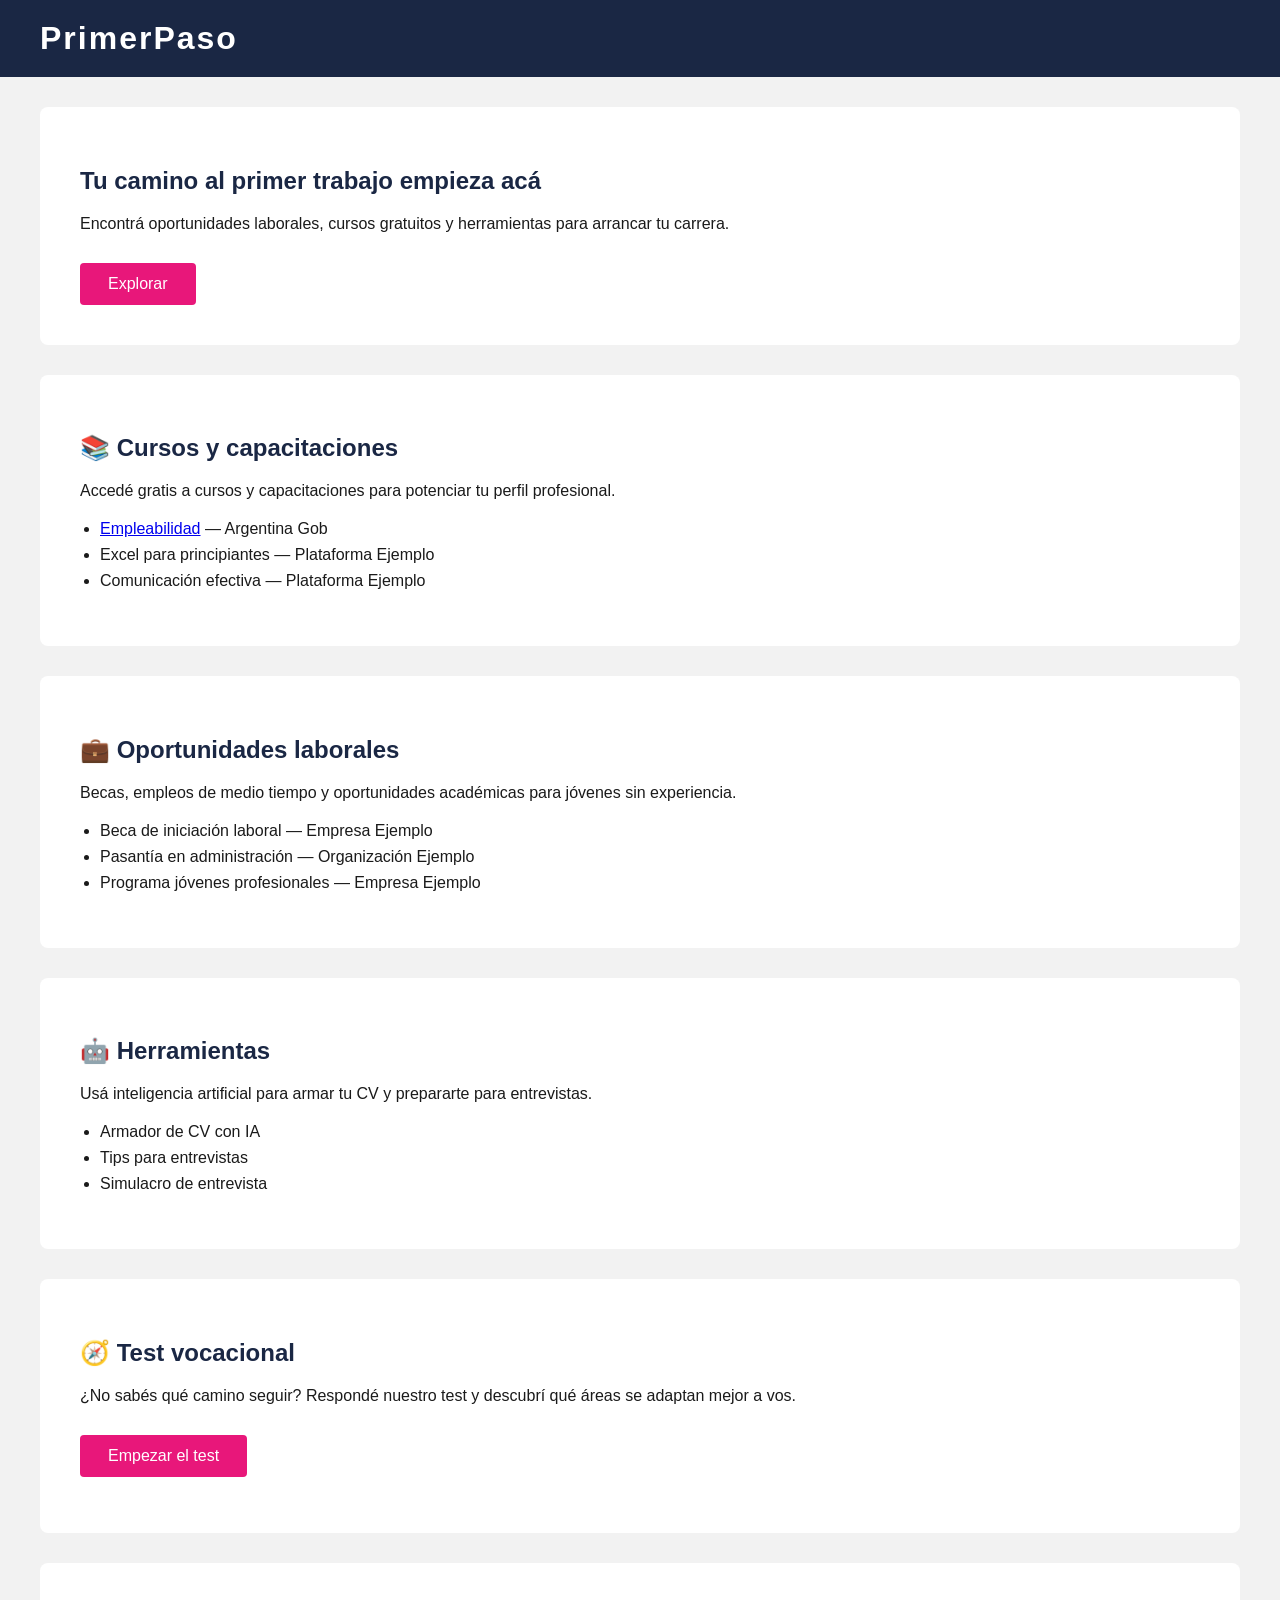
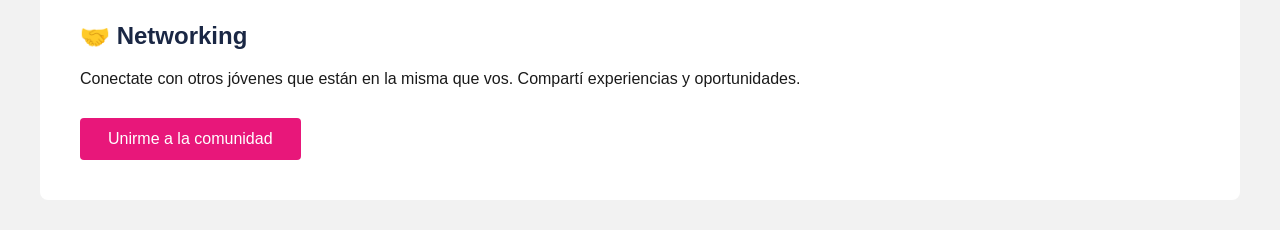
<file: archivo.html>
<!DOCTYPE html>
<html lang="es">
<head>
  <meta charset="UTF-8">
  <title>PrimerPaso</title>
  <link rel="stylesheet" href="archivo.css">
</head>
<body>

  <header>
    <h1>PrimerPaso</h1>
  </header>

  <main>
    <section>
      <h2>Tu camino al primer trabajo empieza acá</h2>
      <p>Encontrá oportunidades laborales, cursos gratuitos y herramientas para arrancar tu carrera.</p>
      <button>Explorar</button>
    </section>

    <section>
      <h2>📚 Cursos y capacitaciones</h2>
      <p>Accedé gratis a cursos y capacitaciones para potenciar tu perfil profesional.</p>
      <ul>
       <li><a href="https://www.argentina.gob.ar/jefatura/innovacion-ciencia-y-tecnologia/tics/pav/categorias/empleabilidad" target="_blank">Empleabilidad</a> — Argentina Gob</li>
        <li>Excel para principiantes — Plataforma Ejemplo</li>
        <li>Comunicación efectiva — Plataforma Ejemplo</li>
      </ul>
    </section>

    <section>
      <h2>💼 Oportunidades laborales</h2>
      <p>Becas, empleos de medio tiempo y oportunidades académicas para jóvenes sin experiencia.</p>
      <ul>
        <li>Beca de iniciación laboral — Empresa Ejemplo</li>
        <li>Pasantía en administración — Organización Ejemplo</li>
        <li>Programa jóvenes profesionales — Empresa Ejemplo</li>
      </ul>
    </section>

    <section>
      <h2>🤖 Herramientas</h2>
      <p>Usá inteligencia artificial para armar tu CV y prepararte para entrevistas.</p>
      <ul>
        <li>Armador de CV con IA</li>
        <li>Tips para entrevistas</li>
        <li>Simulacro de entrevista</li>
      </ul>
    </section>

    <section>
      <h2>🧭 Test vocacional</h2>
      <p>¿No sabés qué camino seguir? Respondé nuestro test y descubrí qué áreas se adaptan mejor a vos.</p>
      <button>Empezar el test</button>
      <div id="pregunta-contenedor">
    <p id="texto-pregunta"><strong></strong></p>
    <div id="opciones"></div>
  </div>

  <div id="resultado" style="display:none">
    <h3>Tu perfil es...</h3>
    <p id="texto-resultado"></p>
  </div>
    </section>

    <section>
      <h2>🤝 Networking</h2>
      <p>Conectate con otros jóvenes que están en la misma que vos. Compartí experiencias y oportunidades.</p>
      <button>Unirme a la comunidad</button>
    </section>

  </main>

  <script src="script.js"></script>
</body>
</html>
</file>
<file: archivo.css>
/* =====================
   VARIABLES DE COLOR
   ===================== */
:root {
  --color-primario: #1a2744;   /* azul navy oscuro */
  --color-acento: #e8177a;     /* magenta/rosa vibrante */
  --color-teal: #2abfab;       /* verde teal */
  --color-gris: #f2f2f2;       /* fondo gris claro */
  --color-texto: #1a1a1a;      /* texto oscuro */
  --color-blanco: #ffffff;
}

/* =====================
   BASE
   ===================== */
body {
  font-family: 'Trebuchet MS', sans-serif; /* aproximación a Etna Sans Serif */
  background-color: var(--color-gris);
  color: var(--color-texto);
  margin: 0;
  padding: 0;
}

/* =====================
   HEADER
   ===================== */
header {
  background-color: var(--color-primario);
  padding: 20px 40px;
}

header h1 {
  color: var(--color-blanco);
  margin: 0;
  font-size: 2rem;
  letter-spacing: 2px;
}

/* =====================
   SECCIONES
   ===================== */
section {
  background-color: var(--color-blanco);
  margin: 30px 40px;
  padding: 40px;
  border-radius: 8px;
}

section h2 {
  color: var(--color-primario);
  font-size: 1.5rem;
  margin-bottom: 10px;
}

section p {
  color: var(--color-texto);
  line-height: 1.6;
}

/* =====================
   LISTAS
   ===================== */
ul {
  padding-left: 20px;
}

ul li {
  margin-bottom: 8px;
  color: var(--color-texto);
}

/* =====================
   BOTONES
   ===================== */
button {
  background-color: var(--color-acento);
  color: var(--color-blanco);
  border: none;
  padding: 12px 28px;
  border-radius: 4px;
  font-size: 1rem;
  cursor: pointer;
  margin-top: 10px;
}

button:hover {
  background-color: var(--color-teal);
}
</file>
